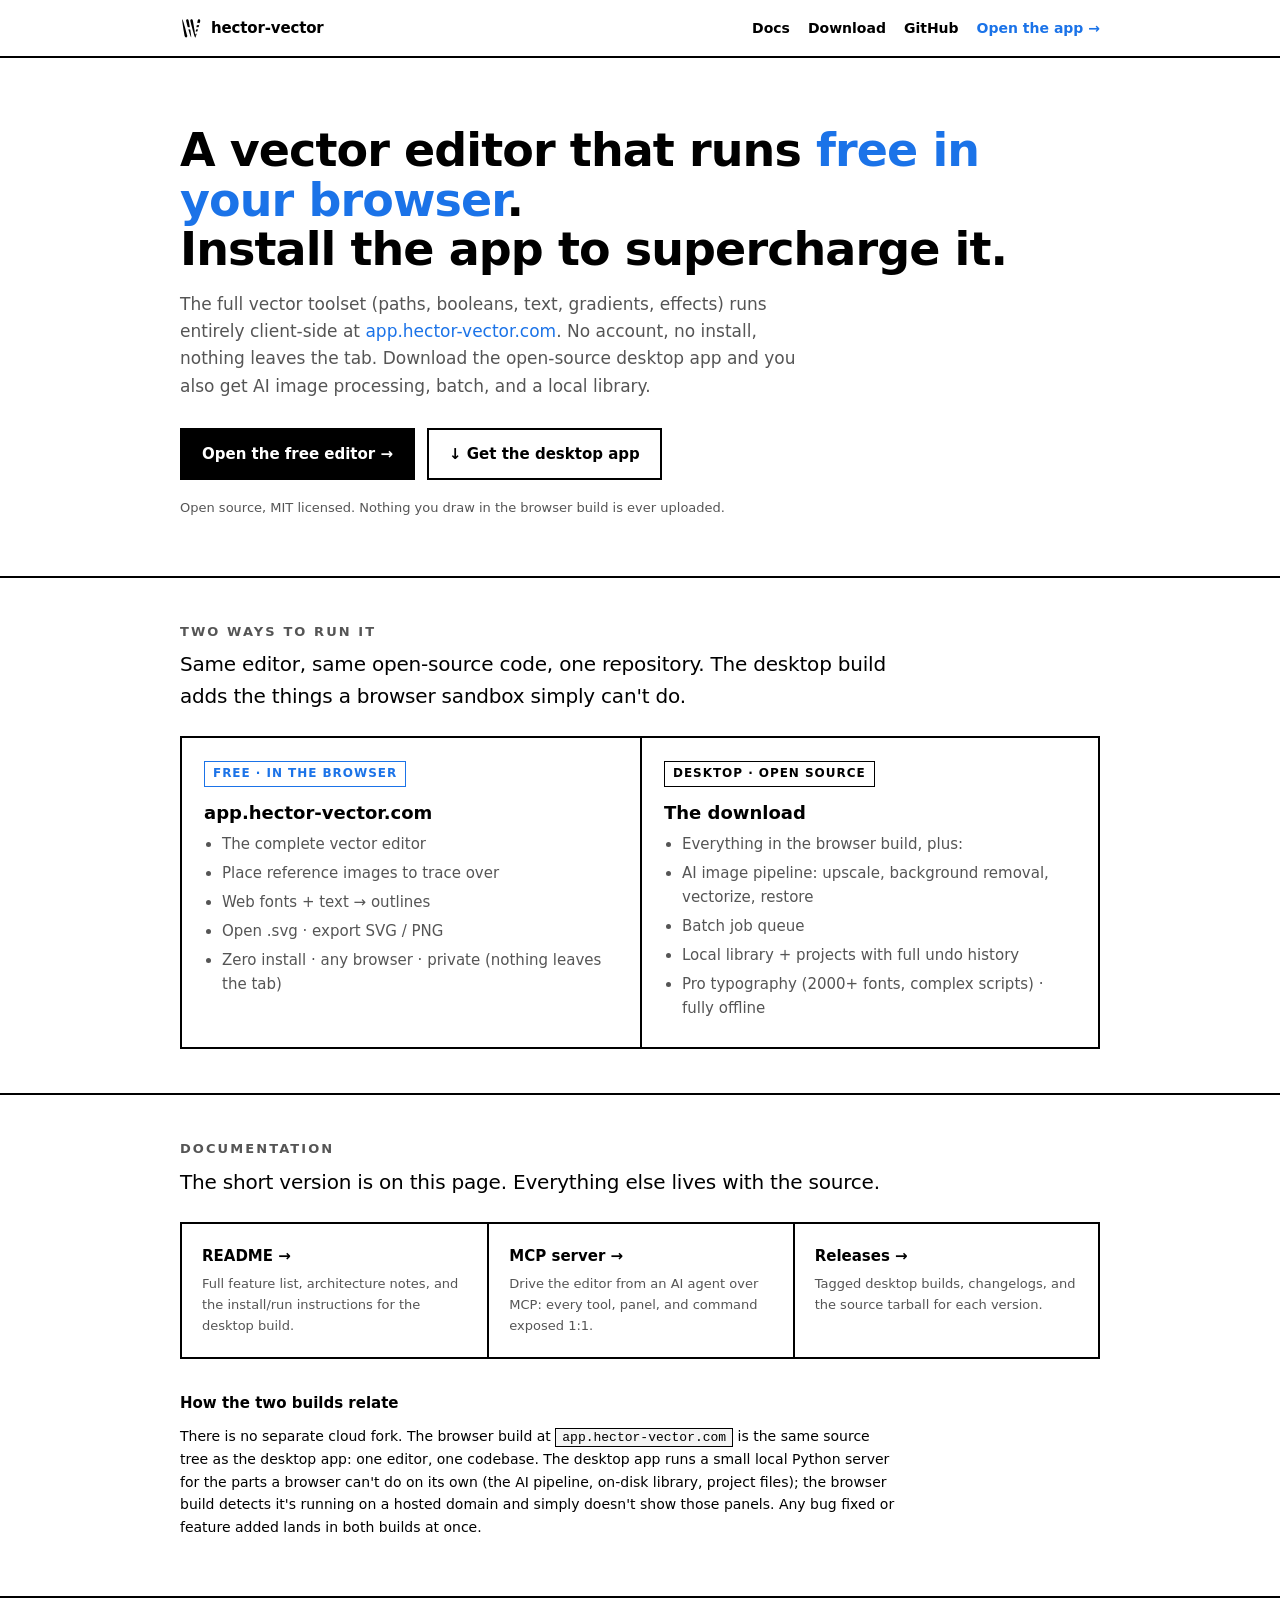
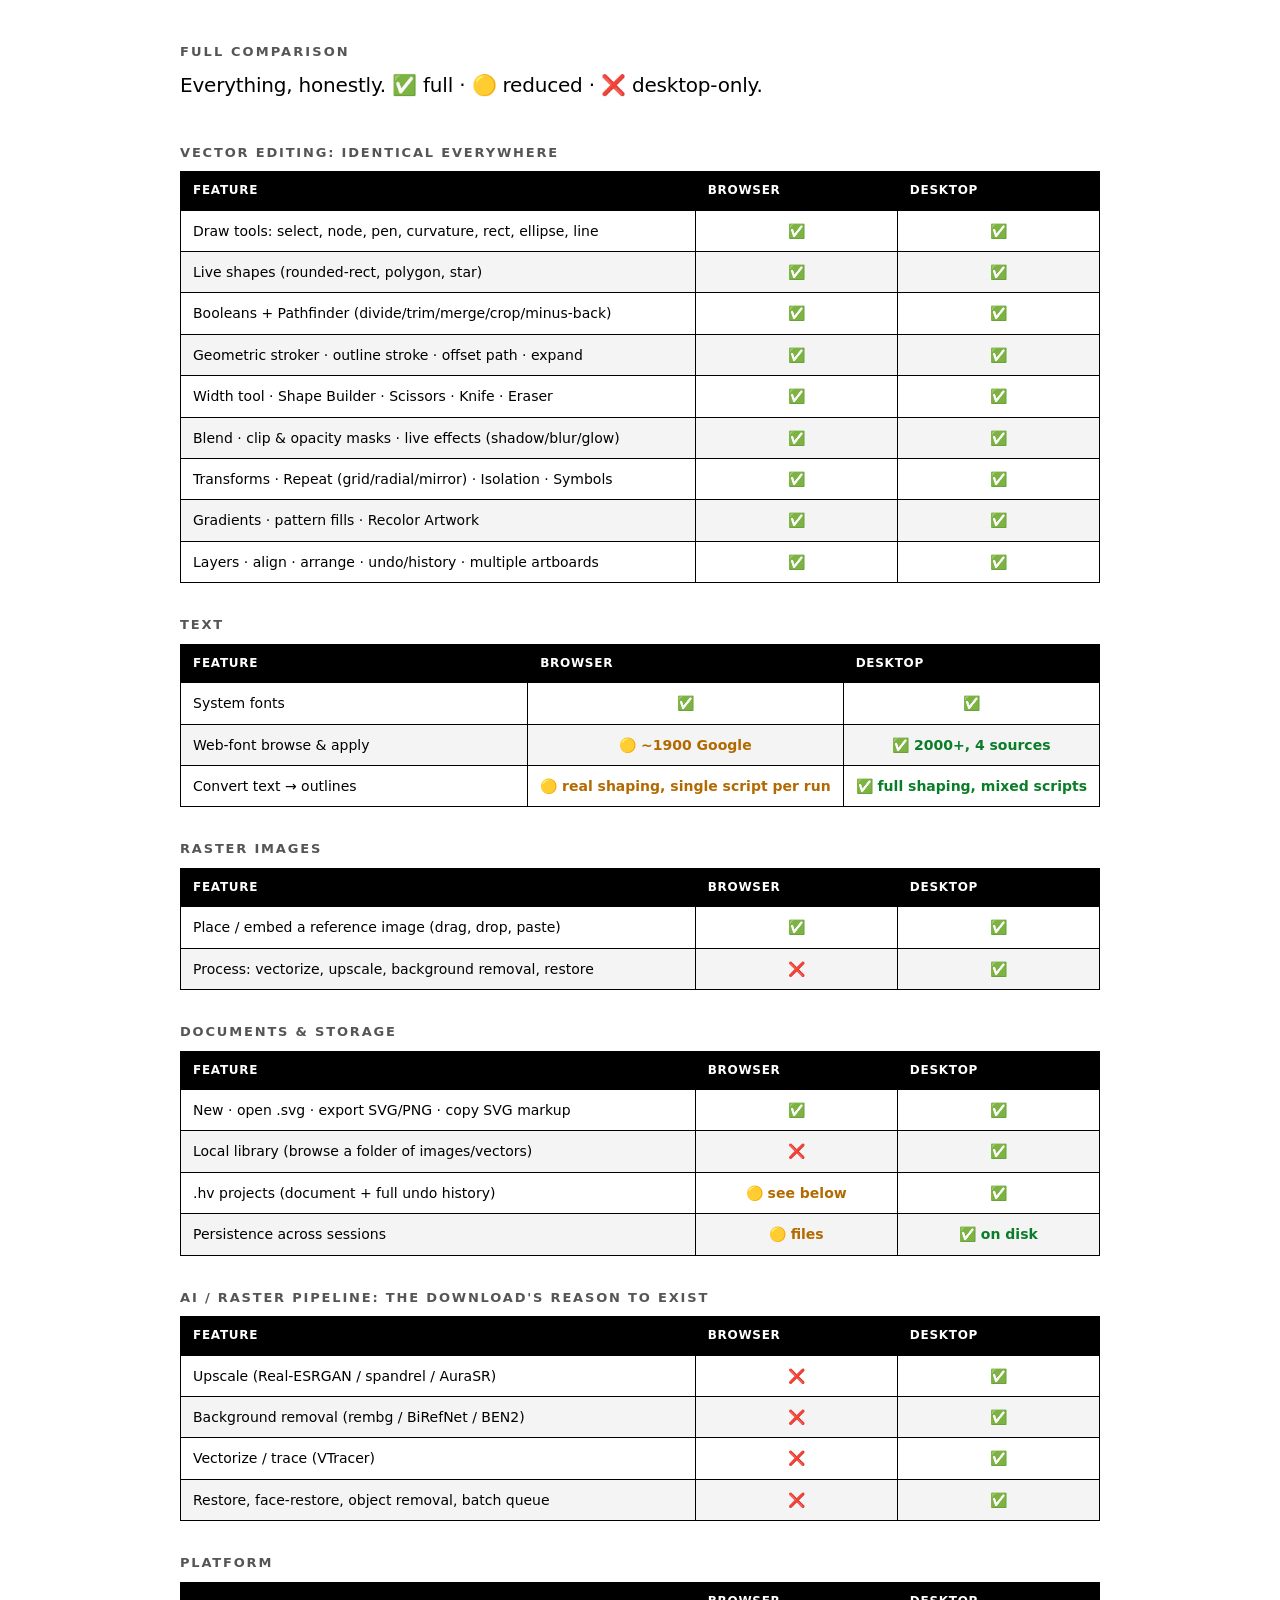
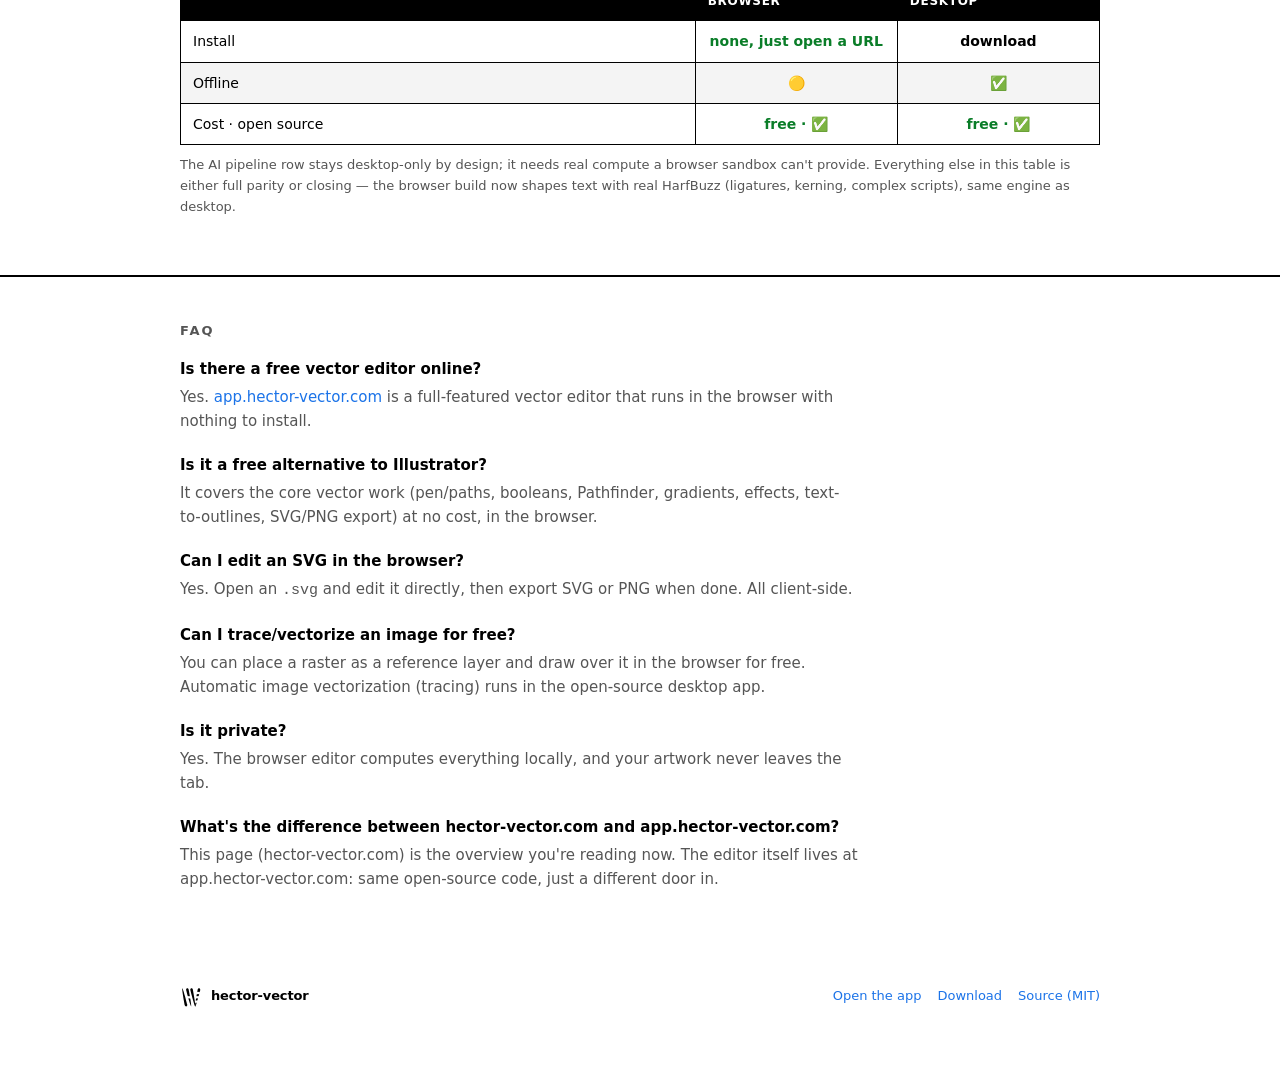
<file: web/index.html>
<!doctype html>
<html lang="en">
<head>
  <meta charset="utf-8" />
  <meta name="viewport" content="width=device-width, initial-scale=1" />
  <title>hector-vector: a free vector editor, browser or desktop</title>
  <meta name="description" content="hector-vector is an open-source vector editor. The full toolset (paths, booleans, text, gradients, effects) runs free at app.hector-vector.com, no install. The desktop app adds AI image processing, batch, and a local library." />
  <meta name="keywords" content="free vector editor, online SVG editor, browser vector graphics, free Illustrator alternative, edit SVG online, vectorize image, pen tool online, open source vector editor" />
  <meta name="robots" content="index, follow, max-image-preview:large" />
  <link rel="canonical" href="https://hector-vector.com/" />
  <link rel="icon" type="image/svg+xml" href="/assets/hv_logo.svg" />

  <meta property="og:title" content="hector-vector: a free vector editor, browser or desktop" />
  <meta property="og:description" content="The full vector toolset runs free at app.hector-vector.com, no install. The open-source desktop app adds AI image processing, batch, and a local library." />
  <meta property="og:type" content="website" />
  <meta property="og:site_name" content="hector-vector" />
  <meta property="og:url" content="https://hector-vector.com/" />
  <meta property="og:image" content="https://hector-vector.com/assets/hv_logo.svg" />
  <meta name="twitter:card" content="summary" />
  <meta name="twitter:title" content="hector-vector: a free vector editor, browser or desktop" />
  <meta name="twitter:description" content="The full vector toolset runs free in the browser, no install. The desktop app adds AI image processing and batch." />

  <script type="application/ld+json">
    {
      "@context": "https://schema.org",
      "@type": "SoftwareApplication",
      "name": "hector-vector",
      "url": "https://hector-vector.com/",
      "description": "hector-vector is an open-source vector editor: pen and path tools, booleans and pathfinder, geometric stroker, gradients, patterns, live effects, clipping/opacity masks, blend, symbols, and text with web fonts and text-to-outlines, plus SVG/PNG export. The browser build at app.hector-vector.com runs entirely client-side, no install. The open-source desktop app adds AI image processing (upscale, background removal, vectorize/trace, restoration), batch, and a local library.",
      "applicationCategory": "DesignApplication",
      "applicationSubCategory": "Vector Graphics Editor",
      "operatingSystem": "Web browser (Chrome, Edge, Safari, Firefox); Linux, macOS, Windows (WSL) for the desktop build",
      "isAccessibleForFree": true,
      "license": "https://opensource.org/licenses/MIT",
      "offers": { "@type": "Offer", "price": "0", "priceCurrency": "USD" }
    }
  </script>

  <style>
    :root { --ink:#000; --bg:#fff; --label:#555; --accent:#1b73e8; --hair:#000; --faint:#f4f4f4; }
    * { box-sizing: border-box; }
    html { -webkit-text-size-adjust: 100%; scroll-behavior: smooth; }
    body { margin:0; background:var(--bg); color:var(--ink);
      font: 15px/1.6 -apple-system, BlinkMacSystemFont, "Segoe UI", system-ui, sans-serif; }
    a { color: var(--accent); text-decoration: none; }
    a:hover { text-decoration: underline; }
    .wrap { max-width: 960px; margin: 0 auto; padding: 0 20px; }

    header.nav { border-bottom: 2px solid var(--hair); position: sticky; top: 0; background: var(--bg); z-index: 10; }
    .nav .wrap { display:flex; align-items:center; gap:18px; height:56px; }
    .brand { display:flex; align-items:center; gap:9px; font-weight:700; letter-spacing:-.01em; color:var(--ink); }
    .brand img { width:22px; height:22px; }
    .nav .spacer { flex:1; }
    .nav a.navlink { color:var(--ink); font-weight:600; font-size:14px; }
    .nav a.navlink.cta { color: var(--accent); }

    .hero { padding: 68px 0 44px; border-bottom: 2px solid var(--hair); }
    .hero h1 { font-size: clamp(28px, 5vw, 46px); line-height:1.08; letter-spacing:-.02em; margin:0 0 16px; }
    .hero h1 .accent { color: var(--accent); }
    .hero p.sub { font-size: 17px; color: var(--label); max-width: 640px; margin: 0 0 28px; }
    .cta-row { display:flex; flex-wrap:wrap; gap:12px; }
    .btn { display:inline-flex; align-items:center; gap:8px; padding:12px 20px; border:2px solid var(--ink);
      font-weight:700; font-size:15px; cursor:pointer; background:var(--bg); color:var(--ink); }
    .btn.primary { background:var(--ink); color:var(--bg); }
    .btn.primary:hover { background:var(--accent); border-color:var(--accent); text-decoration:none; color:var(--bg); }
    .btn:hover { text-decoration:none; border-color:var(--accent); color:var(--accent); }
    .hero-meta { margin-top: 18px; font-size: 13px; color: var(--label); }

    section { padding: 44px 0; border-bottom: 2px solid var(--hair); }
    h2.eyebrow { font-size: 13px; text-transform: uppercase; letter-spacing:.16em; color:var(--label); font-weight:700; margin:0 0 6px; }
    .lead { font-size: 20px; letter-spacing:-.01em; margin: 0 0 24px; max-width: 720px; }

    .cols { display:grid; grid-template-columns:1fr 1fr; gap:0; border:2px solid var(--hair); }
    .cols .col { padding:22px; }
    .cols .col + .col { border-left:2px solid var(--hair); }
    .cols h3 { margin:0 0 4px; font-size:18px; }
    .cols .tag { font-size:12px; font-weight:700; text-transform:uppercase; letter-spacing:.08em; padding:2px 8px; border:1.5px solid var(--ink); display:inline-block; margin-bottom:12px; }
    .cols .tag.free { color:var(--accent); border-color:var(--accent); }
    .cols ul { margin:0; padding-left:18px; color:var(--label); }
    .cols ul li { margin:5px 0; }

    table.matrix { width:100%; border-collapse:collapse; margin-top:14px; font-size:14px; }
    table.matrix caption { text-align:left; font-size:13px; text-transform:uppercase; letter-spacing:.14em; color:var(--label); font-weight:700; padding:18px 0 8px; }
    table.matrix th, table.matrix td { border:1px solid var(--hair); padding:9px 12px; text-align:left; vertical-align:top; }
    table.matrix thead th { background:var(--ink); color:var(--bg); font-size:12px; text-transform:uppercase; letter-spacing:.06em; }
    table.matrix th.feat { width:56%; }
    table.matrix td.c { text-align:center; width:22%; white-space:nowrap; font-weight:700; }
    .yes { color:#0a7d28; } .no { color:#b3093c; } .part { color:#b26a00; }
    table.matrix tr:nth-child(even) td { background:var(--faint); }
    .note { font-size:13px; color:var(--label); margin-top:10px; }

    .docs-grid { display:grid; grid-template-columns: repeat(3, 1fr); gap:0; border:2px solid var(--hair); }
    .docs-grid > a { display:block; padding:20px; color:var(--ink); }
    .docs-grid > a:hover { background:var(--faint); text-decoration:none; }
    .docs-grid > a + a { border-left:2px solid var(--hair); }
    .docs-grid h3 { margin:0 0 6px; font-size:15px; }
    .docs-grid p { margin:0; font-size:13px; color:var(--label); }

    .faq dt { font-weight:700; font-size:15px; margin: 20px 0 4px; }
    .faq dt:first-child { margin-top:0; }
    .faq dd { margin:0; color:var(--label); max-width:680px; }

    .arch p { max-width: 720px; }
    .arch code { background:var(--faint); border:1px solid var(--hair); padding:1px 6px; font-size:13px;
      font-family: ui-monospace, SFMono-Regular, Menlo, Consolas, monospace; }

    footer { padding: 36px 0 64px; }
    footer .wrap { display:flex; flex-wrap:wrap; gap:16px; align-items:center; color:var(--label); font-size:13px; }
    footer .spacer { flex:1; }

    @media (max-width: 640px) {
      .cols { grid-template-columns:1fr; }
      .cols .col + .col { border-left:0; border-top:2px solid var(--hair); }
      .docs-grid { grid-template-columns:1fr; }
      .docs-grid > a + a { border-left:0; border-top:2px solid var(--hair); }
      table.matrix th.feat { width:auto; }
    }
  </style>
</head>
<body>
  <header class="nav">
    <div class="wrap">
      <a class="brand" href="/"><img src="/assets/hv_logo.svg" alt="" /> hector-vector</a>
      <span class="spacer"></span>
      <a class="navlink" href="#docs">Docs</a>
      <a class="navlink" href="/download">Download</a>
      <a class="navlink" href="https://github.com/akidwush/Hector-vector-nexora" target="_blank" rel="noopener">GitHub</a>
      <a class="navlink cta" href="https://app.hector-vector.com/">Open the app →</a>
    </div>
  </header>

  <div class="hero"><div class="wrap">
    <h1>A vector editor that runs <span class="accent">free in your browser</span>.<br />Install the app to supercharge it.</h1>
    <p class="sub">The full vector toolset (paths, booleans, text, gradients, effects) runs entirely client-side at <a href="https://app.hector-vector.com/">app.hector-vector.com</a>. No account, no install, nothing leaves the tab. Download the open-source desktop app and you also get AI image processing, batch, and a local library.</p>
    <div class="cta-row">
      <a class="btn primary" href="https://app.hector-vector.com/">Open the free editor →</a>
      <a class="btn" href="/download">↓ Get the desktop app</a>
    </div>
    <p class="hero-meta">Open source, MIT licensed. Nothing you draw in the browser build is ever uploaded.</p>
  </div></div>

  <section><div class="wrap">
    <h2 class="eyebrow">Two ways to run it</h2>
    <p class="lead">Same editor, same open-source code, one repository. The desktop build adds the things a browser sandbox simply can't do.</p>
    <div class="cols">
      <div class="col">
        <span class="tag free">Free · in the browser</span>
        <h3>app.hector-vector.com</h3>
        <ul>
          <li>The complete vector editor</li>
          <li>Place reference images to trace over</li>
          <li>Web fonts + text&nbsp;→&nbsp;outlines</li>
          <li>Open .svg · export SVG&nbsp;/&nbsp;PNG</li>
          <li>Zero install · any browser · private (nothing leaves the tab)</li>
        </ul>
      </div>
      <div class="col">
        <span class="tag">Desktop · open source</span>
        <h3>The download</h3>
        <ul>
          <li>Everything in the browser build, plus:</li>
          <li>AI image pipeline: upscale, background removal, vectorize, restore</li>
          <li>Batch job queue</li>
          <li>Local library + projects with full undo history</li>
          <li>Pro typography (2000+ fonts, complex scripts) · fully offline</li>
        </ul>
      </div>
    </div>
  </div></section>

  <section id="docs"><div class="wrap">
    <h2 class="eyebrow">Documentation</h2>
    <p class="lead">The short version is on this page. Everything else lives with the source.</p>
    <div class="docs-grid">
      <a href="https://github.com/akidwush/Hector-vector-nexora#readme" target="_blank" rel="noopener">
        <h3>README →</h3>
        <p>Full feature list, architecture notes, and the install/run instructions for the desktop build.</p>
      </a>
      <a href="https://github.com/akidwush/Hector-vector-nexora/blob/main/docs/mcp-server.md" target="_blank" rel="noopener">
        <h3>MCP server →</h3>
        <p>Drive the editor from an AI agent over MCP: every tool, panel, and command exposed 1:1.</p>
      </a>
      <a href="https://github.com/akidwush/Hector-vector-nexora/releases" target="_blank" rel="noopener">
        <h3>Releases →</h3>
        <p>Tagged desktop builds, changelogs, and the source tarball for each version.</p>
      </a>
    </div>

    <div class="arch" style="margin-top:32px;">
      <h3 style="margin:0 0 8px; font-size:15px;">How the two builds relate</h3>
      <p class="note" style="font-size:14px; color:var(--ink);">There is no separate cloud fork. The browser build at <code>app.hector-vector.com</code> is the same source tree as the desktop app: one editor, one codebase. The desktop app runs a small local Python server for the parts a browser can't do on its own (the AI pipeline, on-disk library, project files); the browser build detects it's running on a hosted domain and simply doesn't show those panels. Any bug fixed or feature added lands in both builds at once.</p>
    </div>
  </div></section>

  <section id="compare"><div class="wrap">
    <h2 class="eyebrow">Full comparison</h2>
    <p class="lead">Everything, honestly. <span class="yes">✅</span> full · <span class="part">🟡</span> reduced · <span class="no">❌</span> desktop-only.</p>

    <table class="matrix">
      <caption>Vector editing: identical everywhere</caption>
      <thead><tr><th class="feat">Feature</th><th class="c">Browser</th><th class="c">Desktop</th></tr></thead>
      <tbody>
        <tr><td>Draw tools: select, node, pen, curvature, rect, ellipse, line</td><td class="c yes">✅</td><td class="c yes">✅</td></tr>
        <tr><td>Live shapes (rounded-rect, polygon, star)</td><td class="c yes">✅</td><td class="c yes">✅</td></tr>
        <tr><td>Booleans + Pathfinder (divide/trim/merge/crop/minus-back)</td><td class="c yes">✅</td><td class="c yes">✅</td></tr>
        <tr><td>Geometric stroker · outline stroke · offset path · expand</td><td class="c yes">✅</td><td class="c yes">✅</td></tr>
        <tr><td>Width tool · Shape Builder · Scissors · Knife · Eraser</td><td class="c yes">✅</td><td class="c yes">✅</td></tr>
        <tr><td>Blend · clip &amp; opacity masks · live effects (shadow/blur/glow)</td><td class="c yes">✅</td><td class="c yes">✅</td></tr>
        <tr><td>Transforms · Repeat (grid/radial/mirror) · Isolation · Symbols</td><td class="c yes">✅</td><td class="c yes">✅</td></tr>
        <tr><td>Gradients · pattern fills · Recolor Artwork</td><td class="c yes">✅</td><td class="c yes">✅</td></tr>
        <tr><td>Layers · align · arrange · undo/history · multiple artboards</td><td class="c yes">✅</td><td class="c yes">✅</td></tr>
      </tbody>
    </table>

    <table class="matrix">
      <caption>Text</caption>
      <thead><tr><th class="feat">Feature</th><th class="c">Browser</th><th class="c">Desktop</th></tr></thead>
      <tbody>
        <tr><td>System fonts</td><td class="c yes">✅</td><td class="c yes">✅</td></tr>
        <tr><td>Web-font browse &amp; apply</td><td class="c part">🟡 ~1900 Google</td><td class="c yes">✅ 2000+, 4 sources</td></tr>
        <tr><td>Convert text → outlines</td><td class="c part">🟡 real shaping, single script per run</td><td class="c yes">✅ full shaping, mixed scripts</td></tr>
      </tbody>
    </table>

    <table class="matrix">
      <caption>Raster images</caption>
      <thead><tr><th class="feat">Feature</th><th class="c">Browser</th><th class="c">Desktop</th></tr></thead>
      <tbody>
        <tr><td>Place / embed a reference image (drag, drop, paste)</td><td class="c yes">✅</td><td class="c yes">✅</td></tr>
        <tr><td>Process: vectorize, upscale, background removal, restore</td><td class="c no">❌</td><td class="c yes">✅</td></tr>
      </tbody>
    </table>

    <table class="matrix">
      <caption>Documents &amp; storage</caption>
      <thead><tr><th class="feat">Feature</th><th class="c">Browser</th><th class="c">Desktop</th></tr></thead>
      <tbody>
        <tr><td>New · open .svg · export SVG/PNG · copy SVG markup</td><td class="c yes">✅</td><td class="c yes">✅</td></tr>
        <tr><td>Local library (browse a folder of images/vectors)</td><td class="c no">❌</td><td class="c yes">✅</td></tr>
        <tr><td>.hv projects (document + full undo history)</td><td class="c part">🟡 see below</td><td class="c yes">✅</td></tr>
        <tr><td>Persistence across sessions</td><td class="c part">🟡 files</td><td class="c yes">✅ on disk</td></tr>
      </tbody>
    </table>

    <table class="matrix">
      <caption>AI / raster pipeline: the download's reason to exist</caption>
      <thead><tr><th class="feat">Feature</th><th class="c">Browser</th><th class="c">Desktop</th></tr></thead>
      <tbody>
        <tr><td>Upscale (Real-ESRGAN / spandrel / AuraSR)</td><td class="c no">❌</td><td class="c yes">✅</td></tr>
        <tr><td>Background removal (rembg / BiRefNet / BEN2)</td><td class="c no">❌</td><td class="c yes">✅</td></tr>
        <tr><td>Vectorize / trace (VTracer)</td><td class="c no">❌</td><td class="c yes">✅</td></tr>
        <tr><td>Restore, face-restore, object removal, batch queue</td><td class="c no">❌</td><td class="c yes">✅</td></tr>
      </tbody>
    </table>

    <table class="matrix">
      <caption>Platform</caption>
      <thead><tr><th class="feat"></th><th class="c">Browser</th><th class="c">Desktop</th></tr></thead>
      <tbody>
        <tr><td>Install</td><td class="c yes">none, just open a URL</td><td class="c">download</td></tr>
        <tr><td>Offline</td><td class="c part">🟡</td><td class="c yes">✅</td></tr>
        <tr><td>Cost · open source</td><td class="c yes">free · ✅</td><td class="c yes">free · ✅</td></tr>
      </tbody>
    </table>

    <p class="note">The AI pipeline row stays desktop-only by design; it needs real compute a browser sandbox can't provide. Everything else in this table is either full parity or closing — the browser build now shapes text with real HarfBuzz (ligatures, kerning, complex scripts), same engine as desktop.</p>
  </div></section>

  <section style="border-bottom:0;"><div class="wrap">
    <h2 class="eyebrow">FAQ</h2>
    <dl class="faq">
      <dt>Is there a free vector editor online?</dt>
      <dd>Yes. <a href="https://app.hector-vector.com/">app.hector-vector.com</a> is a full-featured vector editor that runs in the browser with nothing to install.</dd>
      <dt>Is it a free alternative to Illustrator?</dt>
      <dd>It covers the core vector work (pen/paths, booleans, Pathfinder, gradients, effects, text-to-outlines, SVG/PNG export) at no cost, in the browser.</dd>
      <dt>Can I edit an SVG in the browser?</dt>
      <dd>Yes. Open an <code>.svg</code> and edit it directly, then export SVG or PNG when done. All client-side.</dd>
      <dt>Can I trace/vectorize an image for free?</dt>
      <dd>You can place a raster as a reference layer and draw over it in the browser for free. Automatic image vectorization (tracing) runs in the open-source desktop app.</dd>
      <dt>Is it private?</dt>
      <dd>Yes. The browser editor computes everything locally, and your artwork never leaves the tab.</dd>
      <dt>What's the difference between hector-vector.com and app.hector-vector.com?</dt>
      <dd>This page (hector-vector.com) is the overview you're reading now. The editor itself lives at app.hector-vector.com: same open-source code, just a different door in.</dd>
    </dl>
  </div></section>

  <footer><div class="wrap">
    <a class="brand" href="/"><img src="/assets/hv_logo.svg" alt="" /> hector-vector</a>
    <span class="spacer"></span>
    <a href="https://app.hector-vector.com/">Open the app</a>
    <a href="/download">Download</a>
    <a href="https://github.com/akidwush/Hector-vector-nexora" target="_blank" rel="noopener">Source (MIT)</a>
  </div></footer>
</body>
</html>
</file>
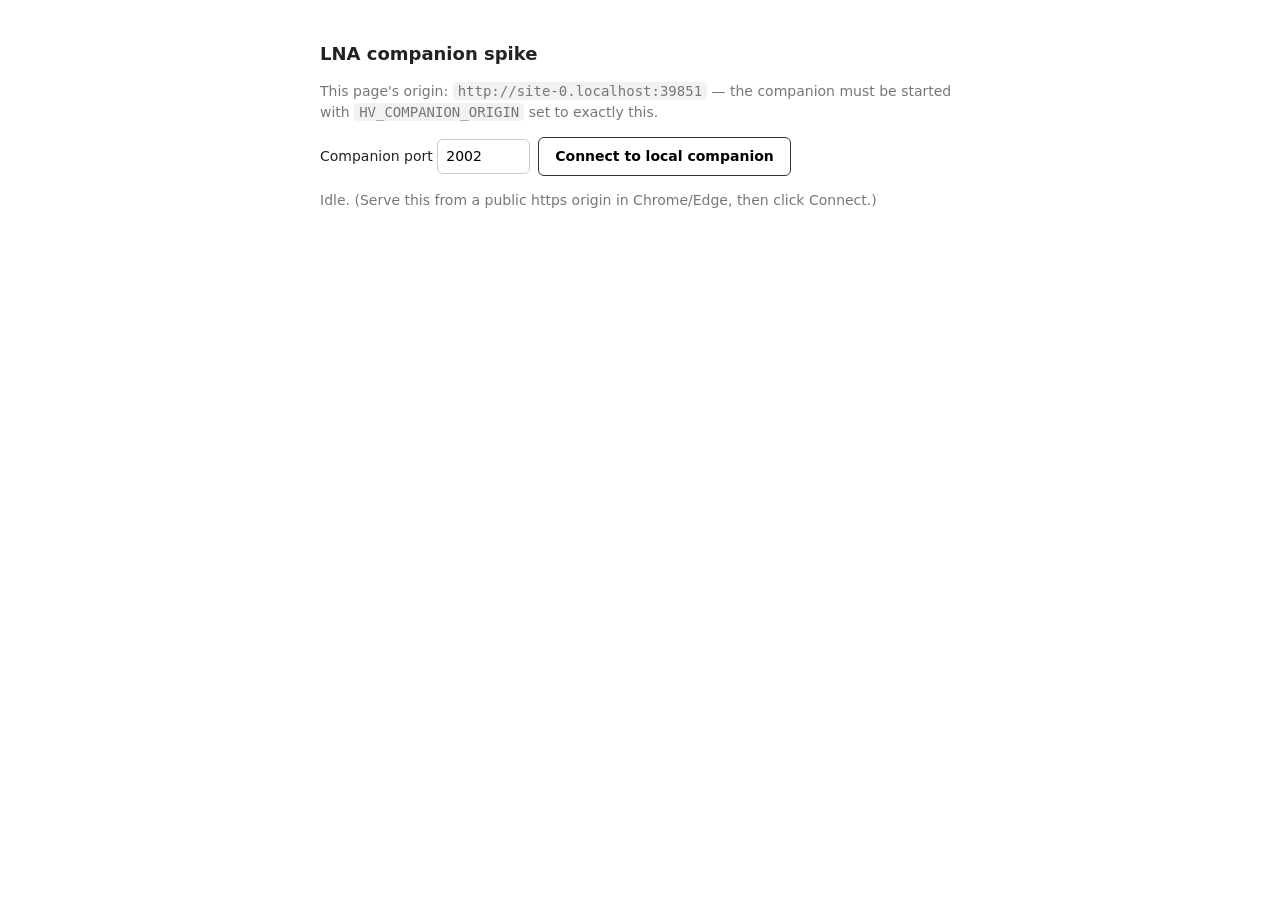
<file: tests/companion-spike.html>
<!doctype html>
<!--
  LNA SPIKE — verifies the ONE assumption the cloud→companion bridge rests on:
  can a PUBLIC https origin reach the local companion via Chrome's Local Network Access?

  HOW TO RUN (needs a real, headed Chrome — the wall only engages public-origin → localhost):
    1. Start the companion (the normal server, companion mode on, origin = where you'll serve THIS page):
         HV_COMPANION=1 HV_COMPANION_ORIGIN=https://<where-this-page-is-served> PORT=2002 ./run.sh
       (HV_COMPANION_ORIGIN must EXACTLY match this page's origin — scheme + host, no path.)
    2. This file is already bundled+deployed by deploy-cloud.sh — open https://hector-vector.com/companion-spike
       directly (no tunnel needed; localhost→localhost never triggers LNA, but this is already a real public origin).
    3. Set the port below (2002), click Connect.
       Chrome should show: "…wants to look for and connect to any device on your local network."
    4. Click Allow. You should see the companion's JSON.
    5. THE ONE THING LEFT TO CONFIRM BY HAND (needs a real profile + a real click — not automatable):
       PERSISTENCE — reload the page and click Connect again. Prompt again, or silent? (silent = remembered
       per-origin = one-time). Report back.

  ALREADY ANSWERED, 2026-07-19, via Playwright driving the real chain (browser → this exact live page →
  a locally-run companion, CDP-granted local-network-access, real fetch, real 200) — see decision log:
    - HEADERS: confirmed sufficient as-is. The existing CORS + PNA preflight (Access-Control-Allow-
      Private-Network: true on the OPTIONS response) is everything Chrome asks for; nothing more needed.
    - REAL BUG FOUND + FIXED: this file used targetAddressSpace:"local" below, but 127.0.0.1 is its own
      "loopback" address-space category in the PNA spec, distinct from "local" (private-LAN ranges).
      Declaring the wrong one doesn't fall through to a permission prompt — Chrome hard-fails the fetch
      with an address-space MISMATCH error first. As originally written, this spike could never have
      reached a real permission prompt on ANY device. Fixed to "loopback"; verified end-to-end afterward.
-->
<html lang="en">
<head>
  <meta charset="utf-8" />
  <meta name="viewport" content="width=device-width, initial-scale=1" />
  <title>hector-vector — LNA companion spike</title>
  <style>
    body { font: 14px/1.5 system-ui, sans-serif; max-width: 640px; margin: 40px auto; padding: 0 16px; color: #222; }
    h1 { font-size: 18px; } code { background: #f2f2f2; padding: 1px 5px; border-radius: 4px; }
    .row { display: flex; gap: 8px; align-items: center; margin: 14px 0; }
    input { font: inherit; padding: 6px 8px; border: 1px solid #ccc; border-radius: 6px; }
    button { font: inherit; font-weight: 600; padding: 8px 16px; border: 1px solid #333; border-radius: 6px; background: #fff; cursor: pointer; }
    button:hover { background: #f6f6f6; }
    pre { background: #111; color: #d6ffd6; padding: 12px; border-radius: 8px; overflow: auto; white-space: pre-wrap; }
    .muted { color: #777; } .ok { color: #187a18; } .err { color: #b00020; }
  </style>
</head>
<body>
  <h1>LNA companion spike</h1>
  <p class="muted">This page's origin: <code id="origin"></code> — the companion must be started with
    <code>HV_COMPANION_ORIGIN</code> set to exactly this.</p>
  <div class="row">
    <label>Companion port <input id="port" value="2002" size="6" /></label>
    <button id="connect">Connect to local companion</button>
  </div>
  <p id="status" class="muted">Idle. (Serve this from a public https origin in Chrome/Edge, then click Connect.)</p>
  <pre id="out" hidden></pre>
  <script>
    document.getElementById("origin").textContent = location.origin;
    const $ = (id) => document.getElementById(id);
    const status = (msg, cls) => { const s = $("status"); s.textContent = msg; s.className = cls || "muted"; };
    const show = (obj) => { const o = $("out"); o.hidden = false; o.textContent = typeof obj === "string" ? obj : JSON.stringify(obj, null, 2); };
    $("connect").addEventListener("click", async () => {
      const port = ($("port").value || "2002").trim();
      const url = `http://127.0.0.1:${port}/companion/ping`;
      status("Requesting local network access…", "muted");
      const t0 = performance.now();
      try {
        // targetAddressSpace:"loopback", NOT "local" — 127.0.0.1 is its own PNA address-space
        // category, distinct from "local" (private-LAN ranges like 192.168.x.x or .local mDNS
        // hosts). Declaring "local" against a loopback target doesn't fall through to a
        // permission prompt at all; Chrome hard-fails the fetch with an address-space MISMATCH
        // error before permission is ever considered ("Request had a target IP address space of
        // `local` yet the resource is in address space `loopback`") — confirmed empirically by
        // driving this exact fetch through Playwright and reading the real console error.
        const res = await fetch(url, { targetAddressSpace: "loopback" });
        const dt = Math.round(performance.now() - t0);
        if (!res.ok) { status(`Reached it but got HTTP ${res.status}.`, "err"); return; }
        const data = await res.json();
        status(`✅ Connected in ${dt}ms. Now RELOAD + click again — was there a second permission prompt? (that's the persistence answer)`, "ok");
        show(data);
      } catch (e) {
        status(`❌ Blocked/failed: ${e.name}: ${e.message}. If no permission prompt appeared, LNA didn't engage — check you're on a PUBLIC origin (not localhost) in Chrome 142+, and the companion's HV_COMPANION_ORIGIN matches ${location.origin}.`, "err");
        show(String(e));
      }
    });
  </script>
</body>
</html>
</file>
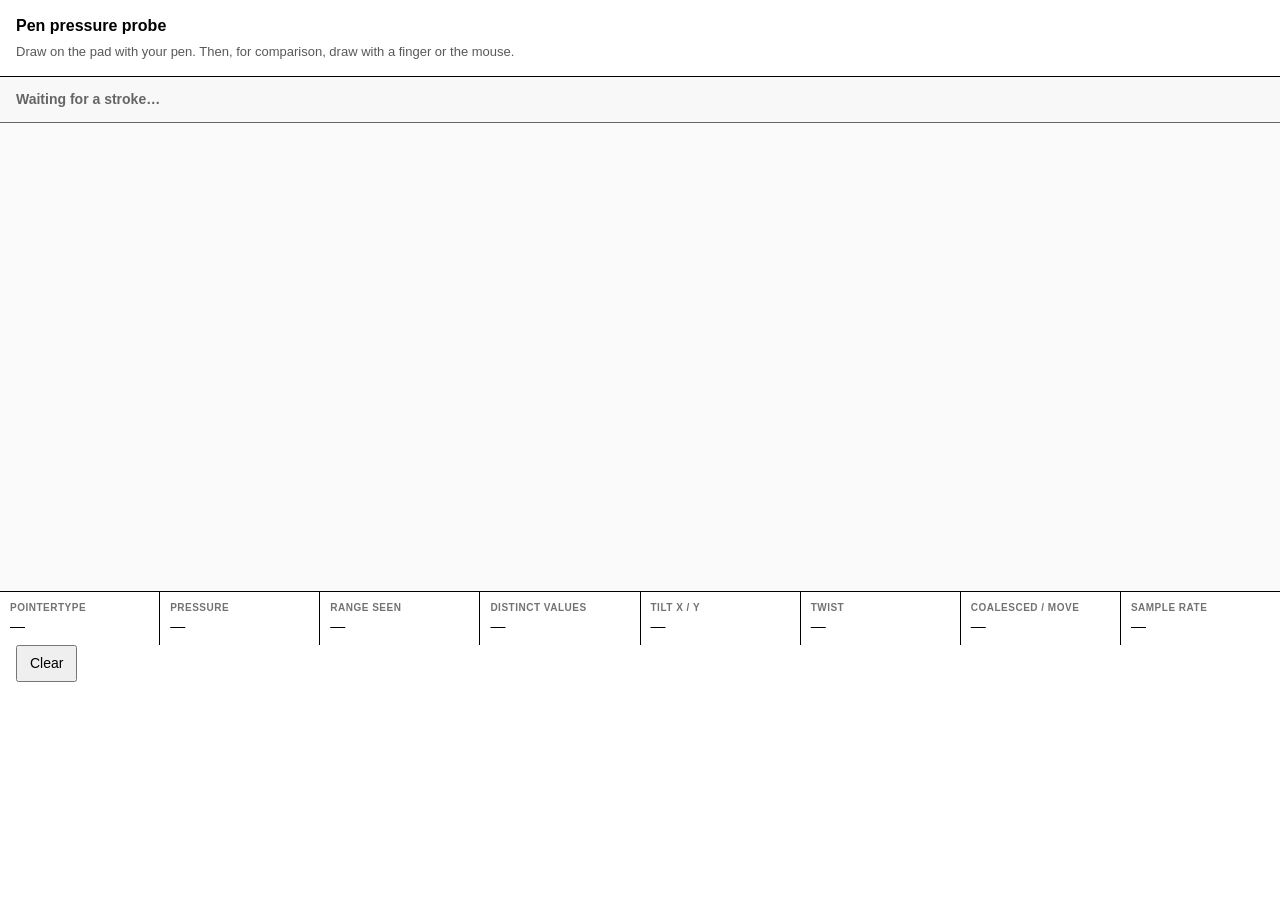
<file: tests/pen-probe.html>
<!doctype html>
<html lang="en">
<head>
<meta charset="utf-8" />
<meta name="viewport" content="width=device-width, initial-scale=1, viewport-fit=cover" />
<title>hector-vector — pen pressure probe</title>
<!--
  Does YOUR pen actually report pressure to the browser?

  Nothing in hector-vector reads e.pressure today, and before building a pressure pipeline it is
  worth knowing whether the hardware + driver + browser on the other end even sends one. A tablet
  whose driver presents the pen as a mouse reports a CONSTANT pressure of 0.5, and no amount of
  code on our side can recover what was never sent.

  Draw on the pad below. The verdict line says what the browser is actually giving us.
-->
<style>
  :root { color-scheme: light dark; }
  * { box-sizing: border-box; }
  body {
    margin: 0; font: 14px/1.5 "IBM Plex Sans", -apple-system, Helvetica, Arial, sans-serif;
    background: #fff; color: #000; -webkit-text-size-adjust: 100%;
  }
  @media (prefers-color-scheme: dark) { body { background: #111; color: #eee; } }
  header { padding: 14px 16px; border-bottom: 1px solid currentColor; }
  h1 { margin: 0 0 4px; font-size: 16px; }
  p.sub { margin: 0; opacity: 0.65; font-size: 13px; }
  #verdict {
    margin: 0; padding: 12px 16px; font-weight: 600;
    border-bottom: 1px solid currentColor; background: #f4f4f4;
  }
  @media (prefers-color-scheme: dark) { #verdict { background: #1c1c1c; } }
  .yes { color: #0a7d2c; } .no { color: #b00020; } .wait { opacity: 0.6; }
  #pad {
    display: block; width: 100%; height: 52vh; touch-action: none; cursor: crosshair;
    background: #fafafa;
  }
  @media (prefers-color-scheme: dark) { #pad { background: #191919; } }
  #hud {
    display: grid; grid-template-columns: repeat(auto-fit, minmax(128px, 1fr));
    gap: 1px; background: currentColor; border-top: 1px solid currentColor;
  }
  #hud div { background: #fff; padding: 8px 10px; }
  @media (prefers-color-scheme: dark) { #hud div { background: #111; } }
  #hud b { display: block; font-size: 10px; text-transform: uppercase; letter-spacing: 0.05em; opacity: 0.55; }
  #hud span { font-variant-numeric: tabular-nums; font-size: 15px; }
  footer { padding: 12px 16px; font-size: 13px; opacity: 0.75; }
  button { font: inherit; padding: 6px 12px; margin: 0 16px 14px; }
</style>
</head>
<body>
<header>
  <h1>Pen pressure probe</h1>
  <p class="sub">Draw on the pad with your pen. Then, for comparison, draw with a finger or the mouse.</p>
</header>

<p id="verdict" class="wait">Waiting for a stroke…</p>

<canvas id="pad"></canvas>

<div id="hud">
  <div><b>pointerType</b><span id="t">—</span></div>
  <div><b>pressure</b><span id="p">—</span></div>
  <div><b>range seen</b><span id="r">—</span></div>
  <div><b>distinct values</b><span id="d">—</span></div>
  <div><b>tilt x / y</b><span id="tilt">—</span></div>
  <div><b>twist</b><span id="tw">—</span></div>
  <div><b>coalesced / move</b><span id="c">—</span></div>
  <div><b>sample rate</b><span id="hz">—</span></div>
</div>

<button id="clear" type="button">Clear</button>
<footer id="note"></footer>

<script>
(() => {
  const pad = document.getElementById("pad");
  const ctx = pad.getContext("2d");
  const $ = (id) => document.getElementById(id);
  const verdict = $("verdict"), note = $("note");

  const fit = () => {
    const r = pad.getBoundingClientRect(), dpr = window.devicePixelRatio || 1;
    pad.width = Math.round(r.width * dpr); pad.height = Math.round(r.height * dpr);
    ctx.setTransform(dpr, 0, 0, dpr, 0, 0);
    ctx.lineCap = ctx.lineJoin = "round";
  };
  fit();
  addEventListener("resize", fit);

  // Per pointerType, what have we actually SEEN? The whole question is whether pressure varies.
  const seen = new Map();   // type -> { lo, hi, vals:Set, n }
  let last = null, moves = 0, coalesced = 0, t0 = 0, ticks = 0;

  const stat = (type, pr) => {
    let s = seen.get(type);
    if (!s) { s = { lo: 1, hi: 0, vals: new Set(), n: 0 }; seen.set(type, s); }
    s.lo = Math.min(s.lo, pr); s.hi = Math.max(s.hi, pr);
    s.vals.add(Math.round(pr * 200));   // ~0.5% buckets: real pens produce dozens, a mouse produces one
    s.n++;
    return s;
  };

  const say = (cls, html) => { verdict.className = cls; verdict.innerHTML = html; };

  function judge(type, s) {
    const spread = s.hi - s.lo;
    if (type === "pen" && s.vals.size > 6 && spread > 0.1) {
      say("yes", `✅ <b>Pressure is live.</b> Your pen reports ${s.vals.size} distinct levels, `
        + `${s.lo.toFixed(2)}–${s.hi.toFixed(2)}. hector-vector can absolutely use this.`);
      note.textContent = "This is the good case: the driver is passing pressure through Pointer Events. "
        + "Tilt and twist above tell you whether those are available too (many pens report tilt but not twist).";
    } else if (type === "pen") {
      say("no", `⚠️ <b>Recognised as a pen, but pressure is flat.</b> `
        + `Only ${s.vals.size} distinct value(s), range ${s.lo.toFixed(2)}–${s.hi.toFixed(2)}.`);
      note.textContent = "The browser knows it's a pen but is getting no pressure axis — usually a driver/"
        + "compositor issue (on Linux: try Chromium under X11 rather than Wayland, and make sure the tablet "
        + "isn't in 'mouse mode'). Nothing in the app can recover a value that was never sent.";
    } else if (s.vals.size <= 2 && Math.abs(s.hi - 0.5) < 0.01) {
      say("no", `❌ <b>Reported as "${type}", pressure pinned at 0.5.</b> `
        + `That is the spec's stand-in for "this device has no pressure".`);
      note.textContent = "Your tablet is presenting itself as a plain mouse, so the browser never sees a pen "
        + "at all. On Linux that's typically the driver (or Wayland). Fix that and this page will flip green.";
    } else {
      say("wait", `Reading a <b>${type}</b>: pressure ${s.lo.toFixed(2)}–${s.hi.toFixed(2)}, `
        + `${s.vals.size} distinct value(s). Now try the pen.`);
      note.textContent = "A finger or mouse has no pressure axis — this is expected. The pen is the one that matters.";
    }
  }

  const draw = (e, pr) => {
    const r = pad.getBoundingClientRect();
    const x = e.clientX - r.left, y = e.clientY - r.top;
    if (last) {
      ctx.strokeStyle = getComputedStyle(document.body).color;
      ctx.lineWidth = 0.6 + pr * 26;      // width straight off pressure — the whole point
      ctx.beginPath(); ctx.moveTo(last.x, last.y); ctx.lineTo(x, y); ctx.stroke();
    }
    last = { x, y };
  };

  pad.addEventListener("pointerdown", (e) => {
    pad.setPointerCapture(e.pointerId);
    last = null; moves = 0; ticks = 0; t0 = performance.now();
    draw(e, e.pressure);
  });

  pad.addEventListener("pointermove", (e) => {
    if (last === null && e.buttons === 0) return;
    if (e.buttons === 0) return;
    // A pen fires far faster than the display refreshes; without coalesced events you silently drop
    // most of the samples (and most of the pressure detail) between frames.
    const batch = e.getCoalescedEvents ? e.getCoalescedEvents() : [];
    const list = batch.length ? batch : [e];
    coalesced = list.length;
    moves++; ticks += list.length;

    for (const ev of list) draw(ev, ev.pressure);

    const s = stat(e.pointerType, e.pressure);
    $("t").textContent = e.pointerType;
    $("p").textContent = e.pressure.toFixed(3);
    $("r").textContent = `${s.lo.toFixed(2)} – ${s.hi.toFixed(2)}`;
    $("d").textContent = String(s.vals.size);
    $("tilt").textContent = `${e.tiltX ?? 0}° / ${e.tiltY ?? 0}°`;
    $("tw").textContent = `${e.twist ?? 0}°`;
    $("c").textContent = String(coalesced);
    const secs = (performance.now() - t0) / 1000;
    $("hz").textContent = secs > 0.25 ? `${Math.round(ticks / secs)} Hz` : "—";
    judge(e.pointerType, s);
  });

  pad.addEventListener("pointerup", () => { last = null; });
  pad.addEventListener("pointercancel", () => { last = null; });

  $("clear").addEventListener("click", () => {
    ctx.clearRect(0, 0, pad.width, pad.height);
    seen.clear(); last = null;
    say("wait", "Waiting for a stroke…");
    note.textContent = "";
  });
})();
</script>
</body>
</html>
</file>
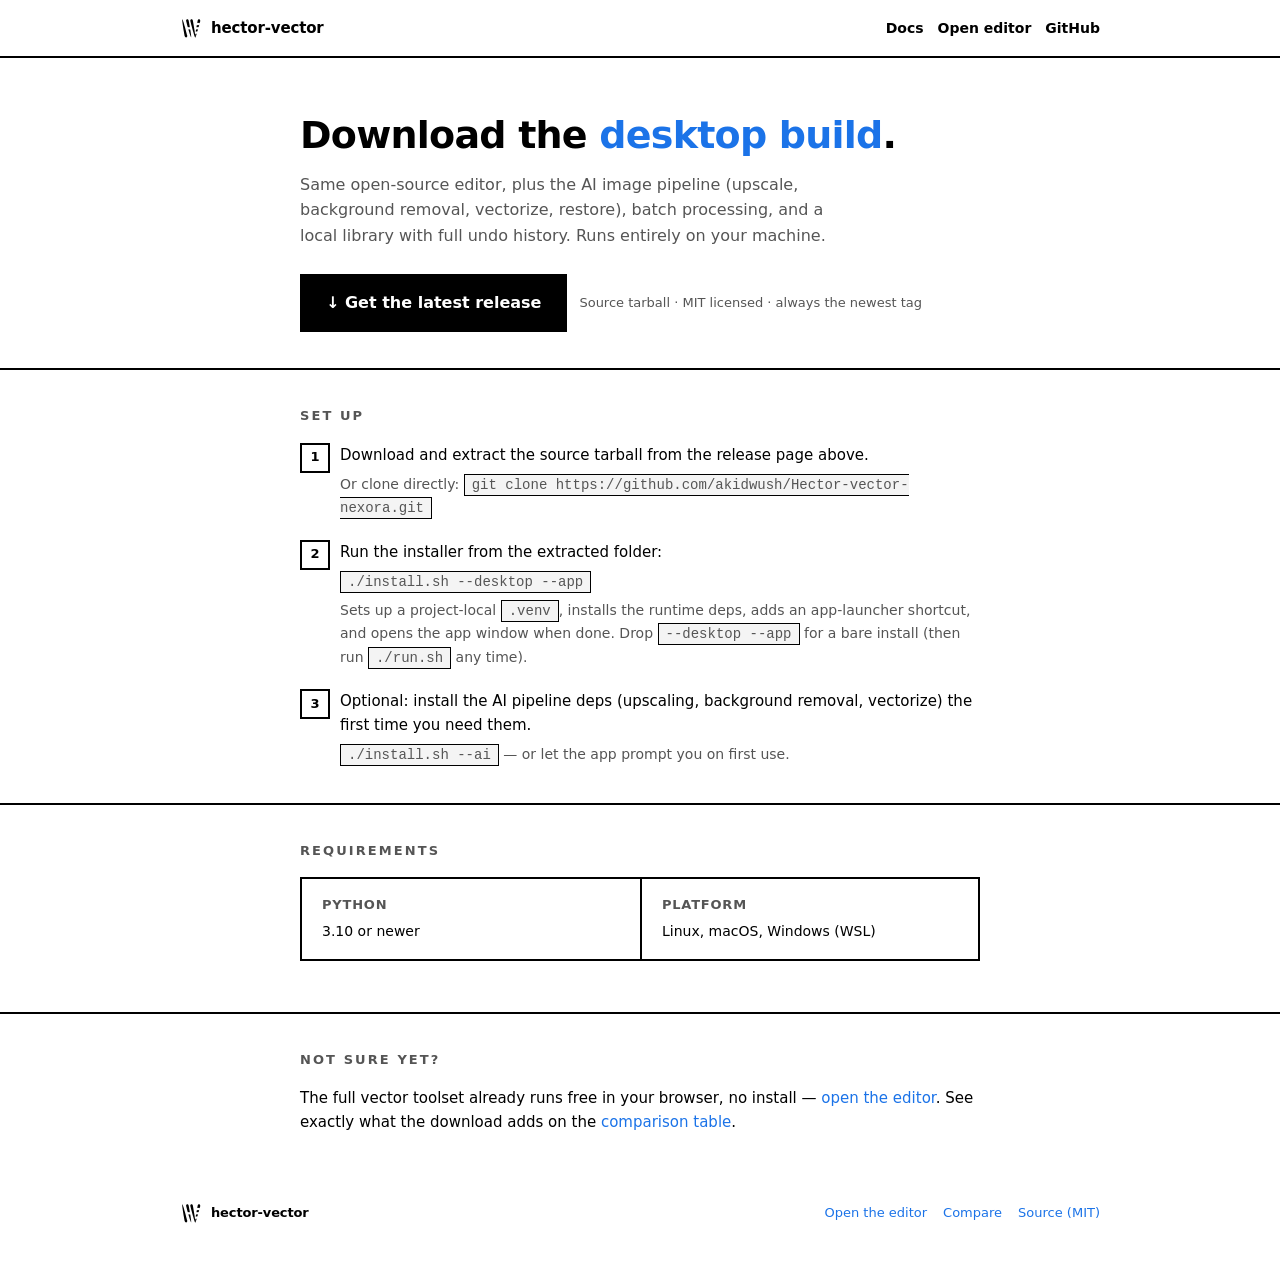
<file: web/download.html>
<!doctype html>
<html lang="en">
<head>
  <meta charset="utf-8" />
  <meta name="viewport" content="width=device-width, initial-scale=1" />
  <title>Download hector-vector desktop</title>
  <meta name="description" content="Download the free, open-source hector-vector desktop build: adds AI image processing, batch, and a local library on top of the browser editor. Source tarball, MIT licensed." />
  <link rel="icon" type="image/svg+xml" href="/assets/hv_logo.svg" />
  <style>
    :root { --ink:#000; --bg:#fff; --label:#555; --accent:#1b73e8; --hair:#000; --faint:#f4f4f4; }
    * { box-sizing: border-box; }
    html { -webkit-text-size-adjust: 100%; }
    body { margin:0; background:var(--bg); color:var(--ink);
      font: 15px/1.6 -apple-system, BlinkMacSystemFont, "Segoe UI", system-ui, sans-serif; }
    a { color: var(--accent); text-decoration: none; }
    a:hover { text-decoration: underline; }
    .wrap { max-width: 720px; margin: 0 auto; padding: 0 20px; }

    header.nav { border-bottom: 2px solid var(--hair); }
    .nav .wrap { display:flex; align-items:center; gap:14px; height:56px; max-width:960px; }
    .brand { display:flex; align-items:center; gap:9px; font-weight:700; letter-spacing:-.01em; color:var(--ink); }
    .brand img { width:22px; height:22px; }
    .nav .spacer { flex:1; }
    .nav a.navlink { color:var(--ink); font-weight:600; font-size:14px; }

    .hero { padding: 56px 0 36px; border-bottom: 2px solid var(--hair); }
    .hero h1 { font-size: clamp(26px, 5vw, 38px); line-height:1.15; letter-spacing:-.02em; margin:0 0 14px; }
    .hero h1 .accent { color: var(--accent); }
    .hero p.sub { font-size: 16px; color: var(--label); max-width: 560px; margin: 0 0 26px; }
    .cta-row { display:flex; flex-wrap:wrap; gap:12px; align-items:center; }
    .btn { display:inline-flex; align-items:center; gap:8px; padding:14px 24px; border:2px solid var(--ink);
      font-weight:700; font-size:16px; cursor:pointer; background:var(--bg); color:var(--ink); }
    .btn.primary { background:var(--ink); color:var(--bg); }
    .btn.primary:hover { background:var(--accent); border-color:var(--accent); text-decoration:none; color:var(--bg); }
    .btn:hover { text-decoration:none; border-color:var(--accent); color:var(--accent); }
    .version { font-size:13px; color:var(--label); }

    section { padding: 36px 0; border-bottom: 2px solid var(--hair); }
    h2 { font-size: 13px; text-transform: uppercase; letter-spacing:.16em; color:var(--label); font-weight:700; margin:0 0 16px; }

    .steps { counter-reset: step; list-style: none; margin:0; padding:0; }
    .steps li { counter-increment: step; position:relative; padding:0 0 20px 40px; }
    .steps li:last-child { padding-bottom:0; }
    .steps li::before { content: counter(step); position:absolute; left:0; top:0; width:26px; height:26px;
      border:2px solid var(--ink); display:flex; align-items:center; justify-content:center; font-weight:700; font-size:13px; }
    .steps code { background:var(--faint); border:1px solid var(--hair); padding:2px 7px; font-size:14px;
      font-family: ui-monospace, SFMono-Regular, Menlo, Consolas, monospace; }
    .steps p { margin:6px 0 0; color:var(--label); font-size:14px; }

    .reqs { display:grid; grid-template-columns: 1fr 1fr; gap:0; border:2px solid var(--hair); margin-top:4px; }
    .reqs div { padding:16px 20px; }
    .reqs div + div { border-left:2px solid var(--hair); }
    .reqs dt { font-weight:700; font-size:13px; text-transform:uppercase; letter-spacing:.06em; color:var(--label); margin:0 0 4px; }
    .reqs dd { margin:0; font-size:14px; }

    footer { padding: 32px 0 56px; }
    footer .wrap { display:flex; flex-wrap:wrap; gap:16px; align-items:center; color:var(--label); font-size:13px; max-width:960px; }
    footer .spacer { flex:1; }

    @media (max-width: 560px) {
      .reqs { grid-template-columns:1fr; }
      .reqs div + div { border-left:0; border-top:2px solid var(--hair); }
    }
  </style>
</head>
<body>
  <header class="nav">
    <div class="wrap">
      <a class="brand" href="/"><img src="/assets/hv_logo.svg" alt="" /> hector-vector</a>
      <span class="spacer"></span>
      <a class="navlink" href="/#docs">Docs</a>
      <a class="navlink" href="https://app.hector-vector.com/">Open editor</a>
      <a class="navlink" href="https://github.com/akidwush/Hector-vector-nexora" target="_blank" rel="noopener">GitHub</a>
    </div>
  </header>

  <div class="hero"><div class="wrap">
    <h1>Download the <span class="accent">desktop build</span>.</h1>
    <p class="sub">Same open-source editor, plus the AI image pipeline (upscale, background removal, vectorize, restore), batch processing, and a local library with full undo history. Runs entirely on your machine.</p>
    <div class="cta-row">
      <a class="btn primary" href="https://github.com/akidwush/Hector-vector-nexora/releases/latest" target="_blank" rel="noopener">↓ Get the latest release</a>
      <span class="version">Source tarball · MIT licensed · always the newest tag</span>
    </div>
  </div></div>

  <section><div class="wrap">
    <h2>Set up</h2>
    <ol class="steps">
      <li>Download and extract the source tarball from the release page above.
        <p>Or clone directly: <code>git clone https://github.com/akidwush/Hector-vector-nexora.git</code></p>
      </li>
      <li>Run the installer from the extracted folder:
        <p><code>./install.sh --desktop --app</code></p>
        <p>Sets up a project-local <code>.venv</code>, installs the runtime deps, adds an app-launcher shortcut, and opens the app window when done. Drop <code>--desktop --app</code> for a bare install (then run <code>./run.sh</code> any time).</p>
      </li>
      <li>Optional: install the AI pipeline deps (upscaling, background removal, vectorize) the first time you need them.
        <p><code>./install.sh --ai</code> — or let the app prompt you on first use.</p>
      </li>
    </ol>
  </div></section>

  <section><div class="wrap">
    <h2>Requirements</h2>
    <dl class="reqs">
      <div><dt>Python</dt><dd>3.10 or newer</dd></div>
      <div><dt>Platform</dt><dd>Linux, macOS, Windows (WSL)</dd></div>
    </dl>
  </div></section>

  <section style="border-bottom:0;"><div class="wrap">
    <h2>Not sure yet?</h2>
    <p style="margin:0; font-size:15px;">The full vector toolset already runs free in your browser, no install — <a href="https://app.hector-vector.com/">open the editor</a>. See exactly what the download adds on the <a href="/#compare">comparison table</a>.</p>
  </div></section>

  <footer><div class="wrap">
    <a class="brand" href="/"><img src="/assets/hv_logo.svg" alt="" /> hector-vector</a>
    <span class="spacer"></span>
    <a href="https://app.hector-vector.com/">Open the editor</a>
    <a href="/#compare">Compare</a>
    <a href="https://github.com/akidwush/Hector-vector-nexora" target="_blank" rel="noopener">Source (MIT)</a>
  </div></footer>
</body>
</html>
</file>
